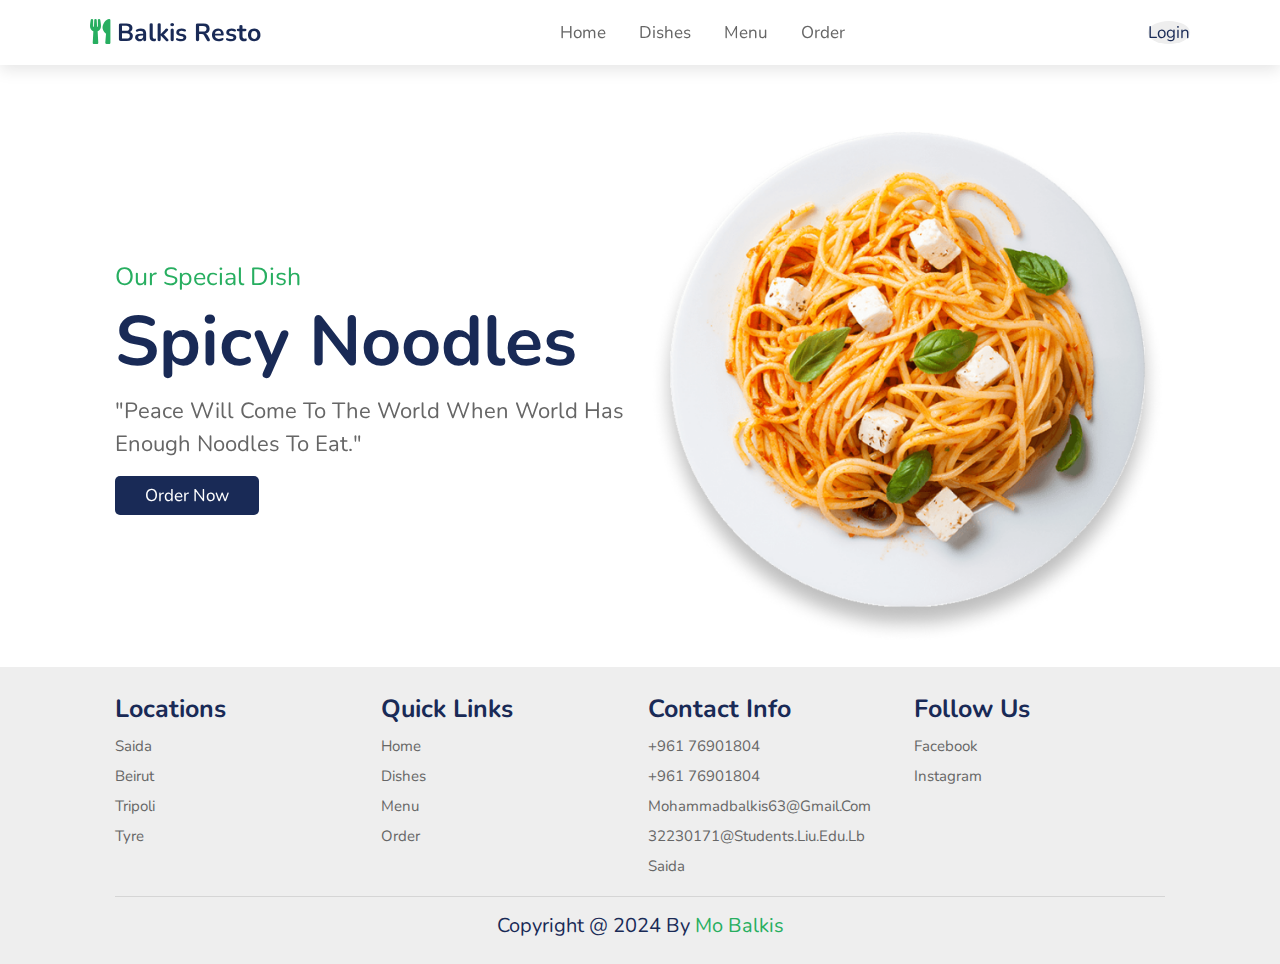
<file: index.html>
<!DOCTYPE html>
<html lang="en">
<head>
    <meta charset="UTF-8">
    <title>Online Food Ordering Website</title>

    <link rel="stylesheet" href="https://unpkg.com/swiper/swiper-bundle.min.css" />


    <link rel="stylesheet" href="https://cdnjs.cloudflare.com/ajax/libs/font-awesome/5.15.3/css/all.min.css">


    <link rel="stylesheet" href="style.css">

</head>
<body>
    


<header>

    <a href="#" class="logo"><i class="fas fa-utensils"></i> Balkis resto</a>

    <nav class="navbar">
        <a href="index.html">home</a>
        <a href="Dishes.html">dishes</a>
      
        <a href="Menu.html">menu</a>
        <a href="Order.html">order</a>
    </nav>

    <div class="icons">
        <i class="fas fa-bars" id="menu-bars"></i>
        
       <a href="login.html"><class="fa fa-user" aria-hidden="true"></i><span>Login</span></a>
      
    </div>

</header>




<form action="" id="search-form">
    <input type="search" placeholder="search here..." name="" id="search-box">
    <label for="search-box" class="fas fa-search"></label>
    <i class="fas fa-times" id="close"></i>
</form>



<section class="home" id="home">

    <div class="swiper-container home-slider">

        <div class="swiper-wrapper wrapper">

            <div class="swiper-slide slide">
                <div class="content">
                    <span>our special dish</span>
                    <h3>spicy noodles</h3>
                    <p>"Peace will come to the world when world has enough noodles to eat."</p>
                    <a href="Menu.html" class="btn">order now</a>
                </div>
                <div class="image">
                    <img src="home-img-1.png" alt="">
                </div>
            </div>

           

    

        </div>

        <div class="swiper-pagination"></div>

    </div>

</section>


<section class="footer">

    <div class="box-container">

        <div class="box">
            <h3>locations</h3>
            <a href="#">Saida</a>
            <a href="#">beirut</a>
            <a href="#">tripoli</a>
            <a href="#">tyre</a>
            </div>

        <div class="box">
            <h3>quick links</h3>
            <a href="index.html">home</a>
        <a href="Dishes.html">dishes</a>
        
        <a href="Menu.html">menu</a>
        <a href="Order.html">order</a>
        </div>

        <div class="box">
            <h3>contact info</h3>
            <a href="#">+961 76901804</a>
            <a href="#">+961 76901804</a>
            <a href="#">mohammadbalkis63@gmail.com</a>
            <a href="#">32230171@Students.liu.edu.lb</a>
            <a href="#">Saida</a>
        </div>

        <div class="box">
            <h3>follow us</h3>
            <a href="#">facebook</a>
            <a href="#">instagram</a>
        </div>

    </div>

    <div class="credit"> copyright @ 2024 by <span>mo balkis</span> </div>

</section>



<script src="https://unpkg.com/swiper/swiper-bundle.min.js"></script>


<script src="script.js"></script>

</body>
</html>
</file>
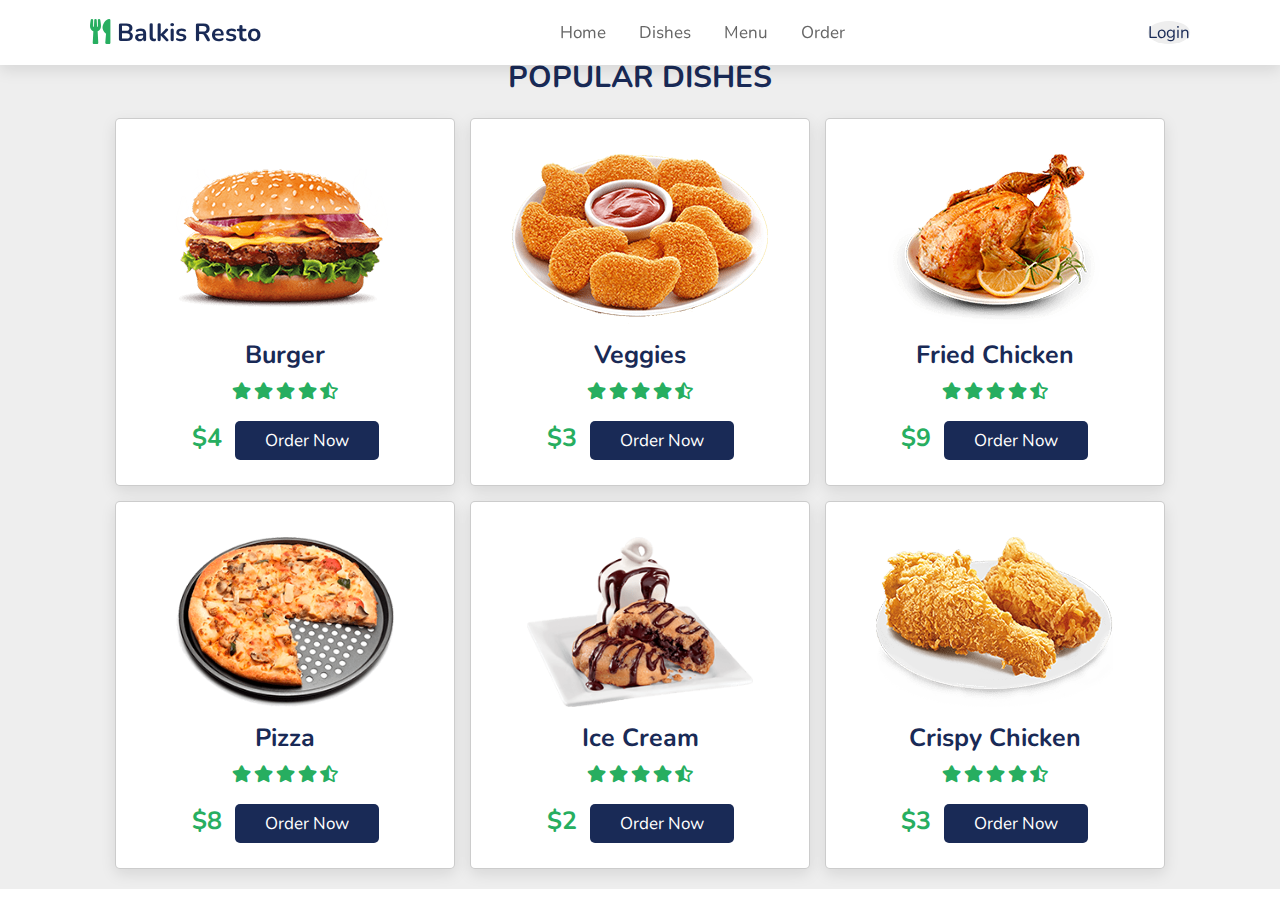
<file: Dishes.html>
<!DOCTYPE html>
<html lang="en">
<head>
    <meta charset="UTF-8">
    <title>Online Food Ordering Website</title>

    <link rel="stylesheet" href="https://unpkg.com/swiper/swiper-bundle.min.css" />

 
    <link rel="stylesheet" href="https://cdnjs.cloudflare.com/ajax/libs/font-awesome/5.15.3/css/all.min.css">

 
    <link rel="stylesheet" href="style.css">

</head>
<body>
    


<header>

    <a href="#" class="logo"><i class="fas fa-utensils"></i> Balkis resto</a>

    <nav class="navbar">
       <a href="index.html">home</a>
        <a href="Dishes.html">dishes</a>
        
        <a href="Menu.html">menu</a>
        <a href="Order.html">order</a>
    </nav>

    <div class="icons">
        <i class="fas fa-bars" id="menu-bars"></i>
       
       <a href="login.html"><class="fa fa-user" aria-hidden="true"></i><span>Login</span></a>
      
    </div>

</header>

<section class="dishes" id="dishes">

    <h3 class="sub-heading"> our dishes </h3>
    <h1 class="heading"> popular dishes </h1>

    <div class="box-container">

        <div class="box">
           
            <img src="dish-1.png" alt="">
            <h3>burger</h3>
            <div class="stars">
                <i class="fas fa-star"></i>
                <i class="fas fa-star"></i>
                <i class="fas fa-star"></i>
                <i class="fas fa-star"></i>
                <i class="fas fa-star-half-alt"></i>
            </div>
            <span>$4</span>
            <a href="Order.html" class="btn">Order now</a>
        </div>

        <div class="box">
           
            <img src="dish-2.png" alt="">
            <h3>Veggies</h3>
            <div class="stars">
                <i class="fas fa-star"></i>
                <i class="fas fa-star"></i>
                <i class="fas fa-star"></i>
                <i class="fas fa-star"></i>
                <i class="fas fa-star-half-alt"></i>
            </div>
            <span>$3</span>
            <a href="Order.html" class="btn">Order now</a>
        </div>

        <div class="box">
        
            <img src="dish-3.png" alt="">
            <h3>Fried Chicken</h3>
            <div class="stars">
                <i class="fas fa-star"></i>
                <i class="fas fa-star"></i>
                <i class="fas fa-star"></i>
                <i class="fas fa-star"></i>
                <i class="fas fa-star-half-alt"></i>
            </div>
            <span>$9</span>
            <a href="Order.html" class="btn">Order now</a>
        </div>

        <div class="box">
           
            <img src="dish-4.png" alt="">
            <h3>Pizza</h3>
            <div class="stars">
                <i class="fas fa-star"></i>
                <i class="fas fa-star"></i>
                <i class="fas fa-star"></i>
                <i class="fas fa-star"></i>
                <i class="fas fa-star-half-alt"></i>
            </div>
            <span>$8</span>
            <a href="Order.html" class="btn">Order now</a>
        </div>

        <div class="box">
         
            <img src="dish-5.png" alt="">
            <h3>Ice Cream</h3>
            <div class="stars">
                <i class="fas fa-star"></i>
                <i class="fas fa-star"></i>
                <i class="fas fa-star"></i>
                <i class="fas fa-star"></i>
                <i class="fas fa-star-half-alt"></i>
            </div>
            <span>$2</span>
            <a href="Order.html" class="btn">Order now</a>
        </div>

        <div class="box">
     
            <img src="dish-6.png" alt="">
            <h3>Crispy Chicken</h3>
            <div class="stars">
                <i class="fas fa-star"></i>
                <i class="fas fa-star"></i>
                <i class="fas fa-star"></i>
                <i class="fas fa-star"></i>
                <i class="fas fa-star-half-alt"></i>
            </div>
            <span>$3</span>
            <a href="Order.html" class="btn">Order now</a>
        </div>

    </div>

</section>
</body>
</html>
</file>
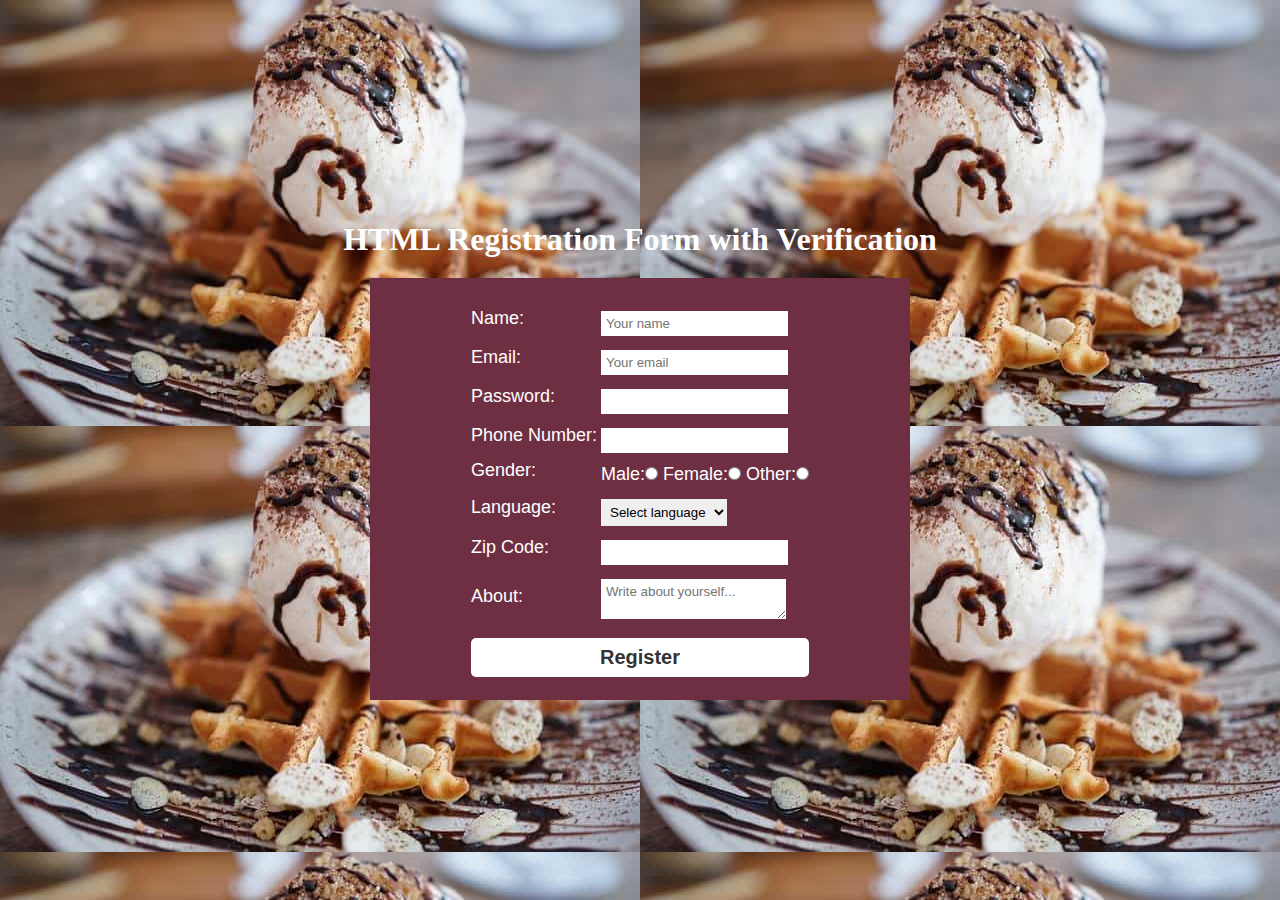
<file: login.html>
<!DOCTYPE html>
<html lang="en">
<head>
<title>HTML Registration Form with Verification</title>
<link rel="stylesheet" type="text/css" href="style 1.css">
</head>
<body>
<div style="background-image: url('menu-4.jpg');">
<div class="container">
<h1>HTML Registration Form with Verification</h1>
<form name="registration" class="registration-form" action="registration.php" method="post" onsubmit="return formValidation()">
<table>
<tr>
    <td><label for="name">Name:</label></td>
    <td><input type="text" name="name" id="name" placeholder="Your name"></td>
</tr>
<tr>
    <td><label for="email">Email:</label></td>
    <td><input type="email" name="email" id="email" placeholder="Your email"></td>
</tr>
<tr>
    <td><label for="password">Password:</label></td>
    <td><input type="password" name="password" id="password"></td>
</tr>
<tr>
    <td><label for="phoneNumber">Phone Number:</label></td>
    <td><input type="number" name="phoneNumber" id="phoneNumber"></td>
</tr>
<tr>
    <td><label for="gender">Gender:</label></td>
    <td>Male:<input type="radio" name="gender" value="male">
    Female:<input type="radio" name="gender" value="female">
    Other:<input type="radio" name="gender" value="other"></td>
</tr>
<tr>
<td><label for="language">Language:</label></td>
<td>
    <select name="language" id="language">
    <option value="">Select language</option>
    <option value="English">English</option>
    <option value="Spanish">Spanish</option>
    <option value="Hindi">Hindi</option>
    <option value="Arabic">Arabic</option>
    <option value="Russian">Russian</option>
    </select>
</td>
</tr>
<tr>
    <td><label for="zipcode">Zip Code:</label></td>
    <td><input type="number" name="zipcode" id="zipcode"></td>
</tr>
<tr>
    <td><label for="about">About:</label></td>
    <td><textarea name="about" id="about" placeholder="Write about yourself..."></textarea></td>
</tr>
<tr>
    <td colspan="2"><input type="submit" class="submit" value="Register"/></td>
</tr>
</table>
</form>
</div>
<script src="registration.js"></script>
</body>
</html>
</file>
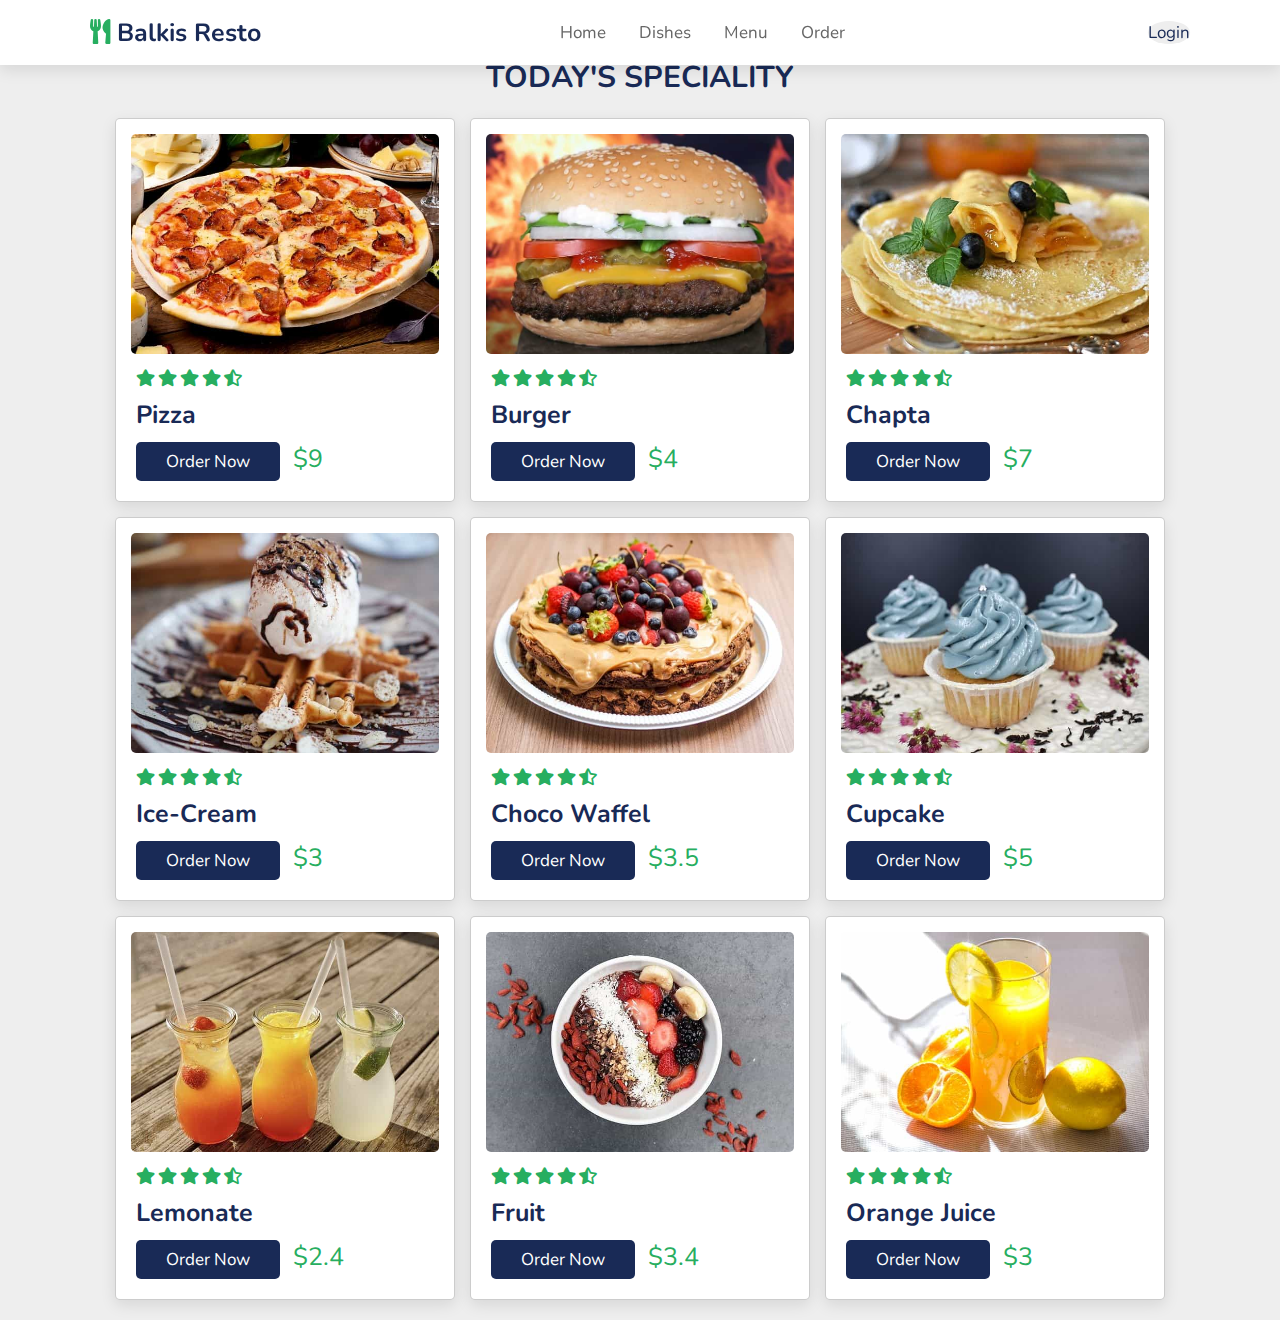
<file: Menu.html>
<!DOCTYPE html>
<html lang="en">
<head>
    <meta charset="UTF-8">
    <title>Online Food Ordering Website</title>

    <link rel="stylesheet" href="https://unpkg.com/swiper/swiper-bundle.min.css" />

    
    <link rel="stylesheet" href="https://cdnjs.cloudflare.com/ajax/libs/font-awesome/5.15.3/css/all.min.css">

   
    <link rel="stylesheet" href="style.css">

</head>
<body>
    


<header>

    <a href="#" class="logo"><i class="fas fa-utensils"></i> Balkis resto</a>

    <nav class="navbar">
         <a href="index.html">home</a>
        <a href="Dishes.html">dishes</a>
      
        <a href="Menu.html">menu</a>
        <a href="Order.html">order</a>
    </nav>

    <div class="icons">
        <i class="fas fa-bars" id="menu-bars"></i>
        
        <a href="login.html"><class="fa fa-user" aria-hidden="true"></i><span>Login</span></a>
     
    </div>

</header>

<section class="menu" id="menu">

    <h3 class="sub-heading"> our menu </h3>
    <h1 class="heading"> today's speciality </h1>

    <div class="box-container">

        <div class="box">
            <div class="image">
                <img src="menu-1.jpg" alt="">
               
            </div>
            <div class="content">
                <div class="stars">
                    <i class="fas fa-star"></i>
                    <i class="fas fa-star"></i>  
                    <i class="fas fa-star"></i>
                    <i class="fas fa-star"></i>
                    <i class="fas fa-star-half-alt"></i>
                </div>
                <h3>Pizza</h3>
                <a href="Order.html" class="btn">Order now</a>
                <span class="price">$9</span>
            </div>
        </div>

        <div class="box">
            <div class="image">
                <img src="menu-2.jpg" alt="">
                
            </div>
            <div class="content">
                <div class="stars">
                    <i class="fas fa-star"></i>
                    <i class="fas fa-star"></i>
                    <i class="fas fa-star"></i>
                    <i class="fas fa-star"></i>
                    <i class="fas fa-star-half-alt"></i>
                </div>
                <h3>Burger</h3>
                <a href="Order.html" class="btn">Order now</a>
                <span class="price">$4</span>
            </div>
        </div>

        <div class="box">
            <div class="image">
                <img src="menu-3.jpg" alt="">
                
            </div>
     <div class="content">
                <div class="stars">
                    <i class="fas fa-star"></i>
                    <i class="fas fa-star"></i>
                    <i class="fas fa-star"></i>
                    <i class="fas fa-star"></i>
                    <i class="fas fa-star-half-alt"></i>
                </div>
                <h3>Chapta</h3>
                <a href="Order.html" class="btn">Order now</a>
                <span class="price">$7</span>
            </div>
        </div>

        <div class="box">
       
            <div class="image">
                <img src="menu-4.jpg" alt="">
                
            </div>
            <div class="content">
                <div class="stars">
                    <i class="fas fa-star"></i>
                    <i class="fas fa-star"></i>
                    <i class="fas fa-star"></i>
                    <i class="fas fa-star"></i>
                    <i class="fas fa-star-half-alt"></i>
                </div>
                <h3>ice-cream</h3>
                <a href="Order.html" class="btn">Order now</a>
                <span class="price">$3</span>
            </div>
        </div>

        <div class="box">
            <div class="image">
                <img src="menu-5.jpg" alt="">
             
            </div>
            <div class="content">
                <div class="stars">
                    <i class="fas fa-star"></i>
                    <i class="fas fa-star"></i>
                    <i class="fas fa-star"></i>
                    <i class="fas fa-star"></i>
                    <i class="fas fa-star-half-alt"></i>
                </div>
                <h3>choco waffel</h3>
                <a href="Order.html" class="btn">Order now</a>
                <span class="price">$3.5</span>
            </div>
        </div>

        <div class="box">
            <div class="image">
                <img src="menu-6.jpg" alt="">
               
            </div>
            <div class="content">
                <div class="stars">
                    <i class="fas fa-star"></i>
                    <i class="fas fa-star"></i>
                    <i class="fas fa-star"></i>
                    <i class="fas fa-star"></i>
                    <i class="fas fa-star-half-alt"></i>
                </div>
                <h3>cupcake</h3>
                <a href="Order.html" class="btn">Order now</a>
                <span class="price">$5</span>
            </div>
        </div>

        <div class="box">
            <div class="image">
                <img src="menu-7.jpg" alt="">
                
            </div>
            <div class="content">
                <div class="stars">
                    <i class="fas fa-star"></i>
                    <i class="fas fa-star"></i>
                    <i class="fas fa-star"></i>
                    <i class="fas fa-star"></i>
                    <i class="fas fa-star-half-alt"></i>
                </div>
                <h3>lemonate</h3>
                <a href="Order.html" class="btn">Order now</a>
                <span class="price">$2.4</span>
            </div>
        </div>

        <div class="box">
            <div class="image">
                <img src="menu-8.jpg" alt="">
               
            </div>
            <div class="content">
                <div class="stars">
                    <i class="fas fa-star"></i>
                    <i class="fas fa-star"></i>
                    <i class="fas fa-star"></i>
                    <i class="fas fa-star"></i>
                    <i class="fas fa-star-half-alt"></i>
                </div>
                <h3>fruit</h3>
                <a href="Order.html" class="btn">Order now</a>
                <span class="price">$3.4</span>
            </div>
        </div>

        <div class="box">
            <div class="image">
                <img src="menu-9.jpg" alt="">
                
            </div>
            <div class="content">
                <div class="stars">
                    <i class="fas fa-star"></i>
                    <i class="fas fa-star"></i>
                    <i class="fas fa-star"></i>
                    <i class="fas fa-star"></i>
                    <i class="fas fa-star-half-alt"></i>
                </div>
                <h3>orange juice</h3>
                <a href="Order.html" class="btn">Order now</a>
                <span class="price">$3</span>
            </div>
        </div>

    </div>

</section>
</body>
</html>
</file>
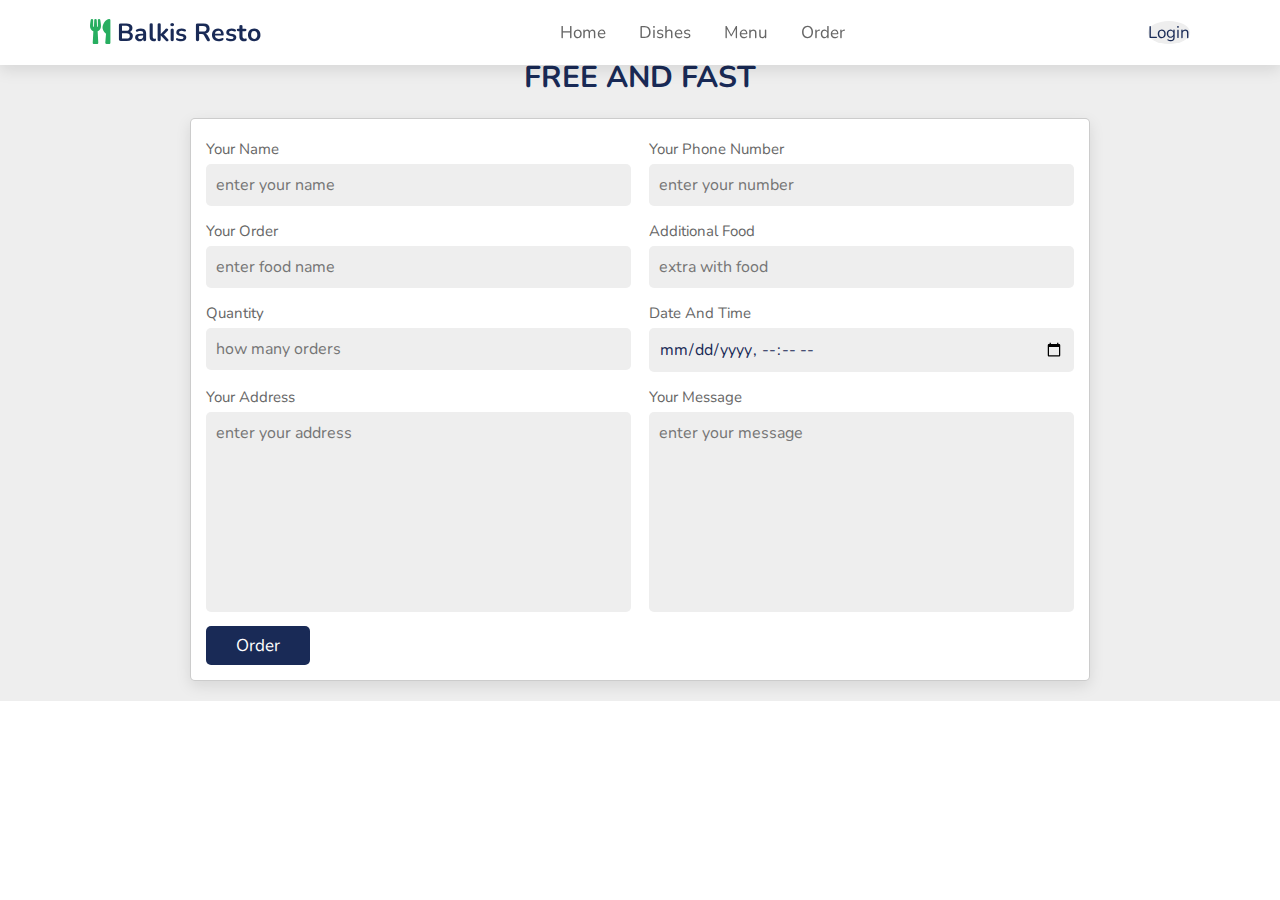
<file: Order.html>
<!DOCTYPE html>
<html lang="en">
<head>
    <meta charset="UTF-8">
    <title>Online Food Ordering Website</title>

    <link rel="stylesheet" href="https://unpkg.com/swiper/swiper-bundle.min.css" />

    
    <link rel="stylesheet" href="https://cdnjs.cloudflare.com/ajax/libs/font-awesome/5.15.3/css/all.min.css">

  
    <link rel="stylesheet" href="style.css">

</head>
<body>
    


<header>

    <a href="#" class="logo"><i class="fas fa-utensils"></i> Balkis resto</a>

    <nav class="navbar">
         <a href="index.html">home</a>
        <a href="Dishes.html">dishes</a>
       
        <a href="Menu.html">menu</a>
        <a href="Order.html">order</a>
    </nav>

    <div class="icons">
        <i class="fas fa-bars" id="menu-bars"></i>
        
        <a href="login.html"><class="fa fa-user" aria-hidden="true"></i><span>Login</span></a>
        
    </div>

</header>


<section class="order" id="order">

    <h3 class="sub-heading"> order now </h3>
    <h1 class="heading"> free and fast </h1>

    <form action="insert_order.php" method="post">


        <div class="inputBox">
            <div class="input">
                <span>your name</span>
                <input type="text"  id="name" name="name" placeholder="enter your name">
            </div>
            <div class="input">
                <span>your phone number</span>
                <input type="number" id="number" name="number" placeholder="enter your number">
            </div>
        </div>
        <div class="inputBox">
            <div class="input">
                <span>your order</span>
                <input type="text"  id="order" name="order" placeholder="enter food name">
            </div>
            <div class="input">
                <span>additional food</span>
                <input type="test" id="af" name="af" placeholder="extra with food">
            </div>
        </div>
        <div class="inputBox">
            <div class="input">
                <span>Quantity</span>
                <input type="number"  id="quantity" name="quantity" placeholder="how many orders">
            </div>
            <div class="input">
                <span>date and time</span>
                <input type="datetime-local"id ="dt" name="dt">
            </div>
        </div>
        <div class="inputBox">
            <div class="input">
                <span>your address</span>
                <textarea  placeholder="enter your address"  id="add" name="add" cols="30" rows="10"></textarea>
            </div>
            <div class="input">
                <span>your message</span>
                <textarea  placeholder="enter your message" id="msg" name="msg" cols="30" rows="10"></textarea>
            </div>
        </div>

        <button class="btn" onclick="check_empty()">Order</button> 

    </form>

</div>
<script src="https://unpkg.com/swiper/swiper-bundle.min.js"></script>


<script src="order.js"></script>

</section>
</body>
</html>
</file>
<file: style.css>
@import url('https://fonts.googleapis.com/css2?family=Nunito:wght@200;300;400;600;700&display=swap');

:root{
    --green:#27ae60;
    --black:#192a56;
    --light-color:#666;
    --box-shadow:0 .5rem 1.5rem rgba(0,0,0,.1);
}

*{
    font-family: 'Nunito', sans-serif;
    margin:0; padding:0;
    box-sizing: border-box;
    text-decoration: none;
    outline: none; border:none;
    text-transform: capitalize;
   
}

html{
    font-size: 62.5%;
    overflow-x: hidden;
    scroll-padding-top: 5.5rem;
    
}

section{
    padding:2rem 9%;
}

section:nth-child(even){
    background:#eee;
}

.sub-heading{
    text-align: center;
    color:var(--green);
    font-size: 2rem;
    padding-top: 1rem;
}

.heading{
    text-align: center;
    color:var(--black);
    font-size: 3rem;
    padding-bottom: 2rem;
    text-transform: uppercase;
}

.btn{
    margin-top: 1rem;
    display: inline-block;
    font-size: 1.7rem;
    color:#fff;
    background: var(--black);
    border-radius: .5rem;
    cursor: pointer;
    padding:.8rem 3rem;
}

.btn:hover{
    background: var(--green);
    letter-spacing: .1rem;
}

header{
    position: fixed;
    top:0; left: 0; right:0;
    background: #fff;
    padding:1rem 7%;
    display: flex;
    align-items: center;
    justify-content: space-between;
    z-index: 1000;
    box-shadow: var(--box-shadow);
}

header .logo{
    color:var(--black);
    font-size: 2.5rem;
    font-weight: bolder;
}

header .logo i{
    color:var(--green);
}

header .navbar a{
    font-size: 1.7rem;
    border-radius: .5rem;
    padding:.5rem 1.5rem;
    color:var(--light-color);
}

header .navbar a.active,
header .navbar a:hover{
    color:#fff;
    background: var(--green);
}

header .icons i,
header .icons a{
    cursor: pointer;
    margin-left: .5rem;
    height:4.5rem;
    line-height: 4.5rem;
    width:4.5rem;
    text-align: center;
    font-size: 1.7rem;
    color:var(--black);
    border-radius: 50%;
    background: #eee;
}

header .icons i:hover,
header .icons a:hover{
    color:#fff;
    background: var(--green);
   
}

header .icons #menu-bars{
    display: none;
}



.home .home-slider .slide{
    display: flex;
    align-items: center;
    flex-wrap: wrap;
    gap:2rem; 
    padding-top: 9rem;
}

.home .home-slider .slide .content{
    flex:1 1 45rem;
}

.home .home-slider .slide .image{
    flex:1 1 45rem;
}

.home .home-slider .slide .image img{
    width: 100%;
}

.home .home-slider .slide .content span{
    color:var(--green);
    font-size: 2.5rem;
}

.home .home-slider .slide .content h3{
    color:var(--black);
    font-size: 7rem;
}

.home .home-slider .slide .content p{
    color:var(--light-color);
    font-size: 2.2rem;
    padding:.5rem 0;
    line-height: 1.5;
}

.swiper-pagination-bullet-active{
    background:var(--green);
}

.dishes .box-container{
    display: grid;
    grid-template-columns: repeat(auto-fit, minmax(28rem, 1fr));
    gap:1.5rem;
}

.dishes .box-container .box{
    padding:2.5rem;
    background:#fff;
    border-radius: .5rem;
    border:.1rem solid rgba(0,0,0,.2);
    box-shadow: var(--box-shadow);
    position: relative;
    overflow: hidden;
    text-align: center;
}





.dishes .box-container .box .fa-heart{
    right:-15rem;
}

.dishes .box-container .box .fa-eye{
    left:-15rem;
}

.dishes .box-container .box:hover .fa-heart{
    right:1.5rem;
}

.dishes .box-container .box:hover .fa-eye{
    left:1.5rem;
}

.dishes .box-container .box img{
    height:17rem;
    margin:1rem 0;
}

.dishes .box-container .box h3{
    color:var(--black);
    font-size: 2.5rem;
}

.dishes .box-container .box .stars{
    padding:1rem 0;
}

.dishes .box-container .box .stars i{
    font-size: 1.7rem;
    color:var(--green);
}

.dishes .box-container .box span{
    color:var(--green);
    font-weight: bolder;
    margin-right: 1rem;
    font-size: 2.5rem;
}


.menu .box-container{
    display: grid;
    grid-template-columns: repeat(auto-fit, minmax(30rem, 1fr));
    gap:1.5rem;
}

.menu .box-container .box{
    background: #fff;
    border:.1rem solid rgba(0,0,0,.2);
    border-radius: .5rem;
    box-shadow: var(--box-shadow);    
}

.menu .box-container .box .image{
    height: 25rem;
    width: 100%;
    padding:1.5rem;
    overflow: hidden;
    position: relative;
}

.menu .box-container .box .image img{
    height: 100%;
    width: 100%;
    border-radius: .5rem;
    object-fit: cover;
}

.menu .box-container .box .image .fa-heart{
    position: absolute;
    top:2.5rem; right: 2.5rem;
    height: 5rem;
    width: 5rem;
    line-height: 5rem;
    text-align: center;
    font-size: 2rem;
    background: #fff;
    border-radius: 50%;
    color:var(--black);
}

.menu .box-container .box .image .fa-heart:hover{
    background-color: var(--green);
    color:#fff;
}

.menu .box-container .box .content{
    padding:2rem;
    padding-top: 0;
}

.menu .box-container .box .content .stars{
    padding-bottom: 1rem;
}

.menu .box-container .box .content .stars i{
   font-size: 1.7rem;
   color:var(--green);
}

.menu .box-container .box .content h3{
    color:var(--black);
    font-size: 2.5rem;
}

.menu .box-container .box .content p{
    color:var(--light-color);
    font-size: 1.6rem;
    padding:.5rem 0;
    line-height: 1.5;
}

.menu .box-container .box .content .price{
    color:var(--green);
    margin-left: 1rem;
    font-size: 2.5rem;
}


.order form{
    max-width:90rem;
    border-radius: .5rem;
    box-shadow: var(--box-shadow);
    border:.1rem solid rgba(0,0,0,.2);
    background:#fff;
    padding:1.5rem;
    margin:0 auto;
}

.order form .inputBox{
    display: flex;
    flex-wrap: wrap;
    justify-content: space-between;
}

.order form .inputBox .input{
    width:49%;
}

.order form .inputBox .input span{
    display:block;
    padding:.5rem 0;
    font-size: 1.5rem;
    color:var(--light-color);
}

.order form .inputBox .input input,
.order form .inputBox .input textarea{
    background:#eee;
    border-radius: .5rem;
    padding:1rem;
    font-size: 1.6rem;
    color:var(--black);
    text-transform: none;
    margin-bottom: 1rem;
    width:100%;
}

.order form .inputBox .input input:focus,
.order form .inputBox .input textarea:focus{
    border:.1rem solid var(--green);
}

.order form .inputBox .input textarea{
    height:20rem;
    resize: none;
}

.order form .btn{
    margin-top: 0;
}

.popup {
  position: relative;
  display: inline-block;
  cursor: pointer;
}

.popup .popuptext {
  visibility: hidden;
  width: 160px;
  background-color: #555;
  color: #fff;
  text-align: center;
  border-radius: 6px;
  padding: 8px 0;
  position: absolute;
  z-index: 1;
  bottom: 125%;
  left: 50%;
  margin-left: -80px;
}
.popup .popuptext::after {
  content: "";
  position: absolute;
  top: 100%;
  left: 50%;
  margin-left: -5px;
  border-width: 5px;
  border-style: solid;
  border-color: #555 transparent transparent transparent;
}



.footer .box-container{
    display: grid;
    grid-template-columns: repeat(auto-fit, minmax(25rem, 1fr));
    gap:1.5rem;
}

.footer .box-container .box h3{
    padding:.5rem 0;
    font-size: 2.5rem;
    color:var(--black);
}

.footer .box-container .box a{
    display: block;
    padding:.5rem 0;
    font-size: 1.5rem;
    color:var(--light-color);
}

.footer .box-container .box a:hover{
    color:var(--green);
    text-decoration: underline;
}

.footer .credit{
    text-align: center;
    border-top: .1rem solid rgba(0,0,0,.1);
    font-size: 2rem;
    color:var(--black);
    padding:.5rem;
    padding-top: 1.5rem;
    margin-top: 1.5rem;
}

.footer .credit span{
    color:var(--green);
}
</file>
<file: style 1.css>
* {
    margin: 0;
}

.container {
    display: flex;
    justify-content: center;
    align-items: center;
    flex-direction: column;
    height: 100vh;
}

h1 {
    color: white;
    font-family: "Oswald", "sans-serif";
    margin: 20px 0;
    text-align: center;
}

.registration-form {
    display: flex;
    justify-content: center;
    align-items: center;
    width: 500px;
    color: #fff;
    font-size: 18px;
    font-family: sans-serif;
    background-color: #6f2f42;
    padding: 20px;
}

.registration-form input,
.registration-form select,
.registration-form textarea {
    border: none;
    padding: 5px;
    margin-top: 10px;
    font-family: sans-serif;
}

.registration-form input:focus,
.registration-form textarea:focus {
    outline: none;
    box-shadow: 0 0 10px rgb(228, 228, 228), 0 0 10px rgb(224, 224, 224);
}

.registration-form .submit {
    width: 100%;
    padding: 8px 0;
    font-size: 20px;
    font-weight: 600;
    color: #333;
    background-color: #fff;
    border-radius: 5px;
}

.registration-form .submit:hover {
    box-shadow: 0 0 5px rgba(255, 255, 255, 0.5);
}
</file>
